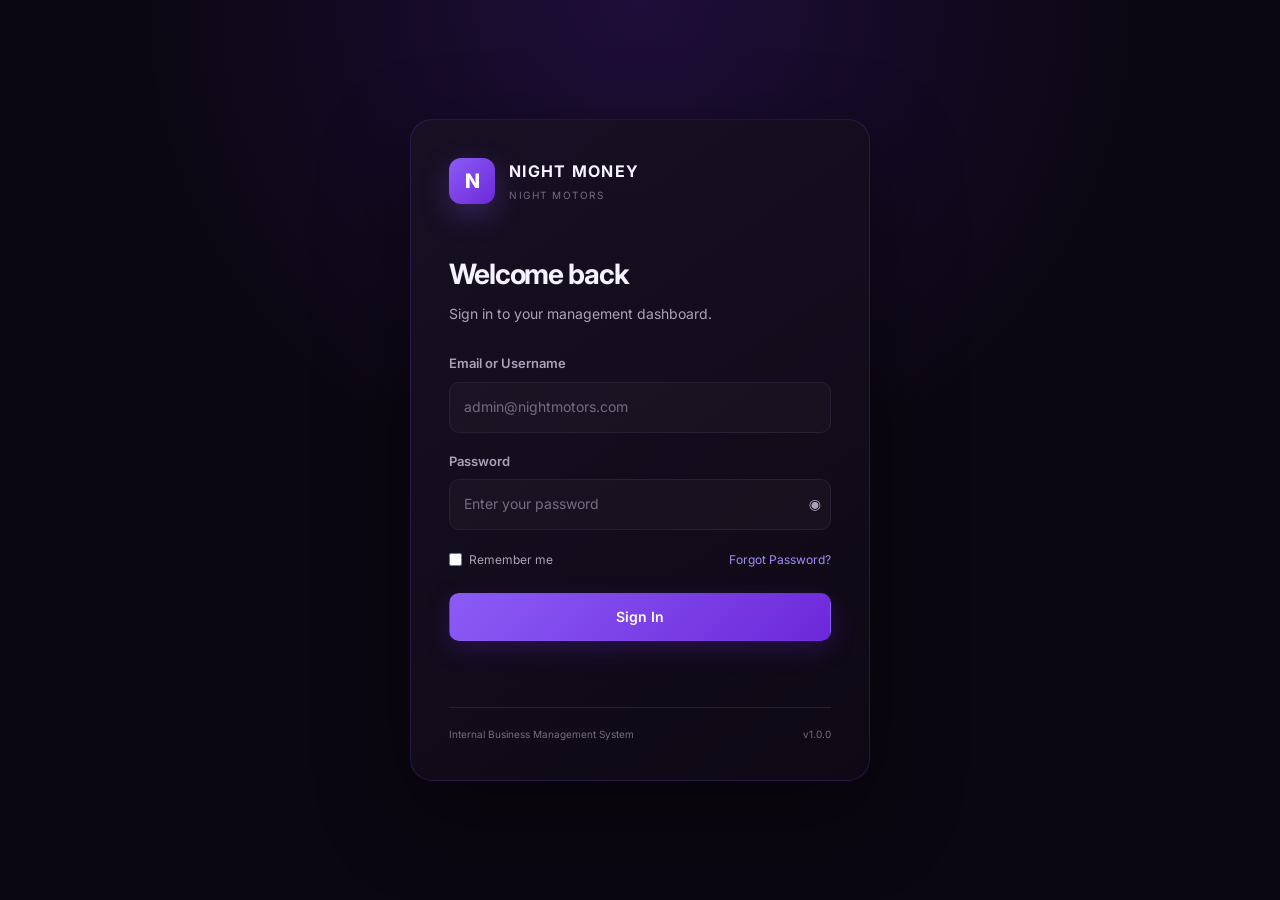
<file: Frontend/index.html>
<!DOCTYPE html>
<html lang="en" dir="ltr">
<head>
    <meta charset="UTF-8">
    <meta name="viewport" content="width=device-width, initial-scale=1.0">

    <title>Night Money — Login</title>

    <link rel="preconnect" href="https://fonts.googleapis.com">
    <link rel="preconnect" href="https://fonts.gstatic.com" crossorigin>
    <link href="https://fonts.googleapis.com/css2?family=Inter:wght@400;500;600;700;800&display=swap" rel="stylesheet">

    <link rel="stylesheet" href="css/style.css">
</head>

<body class="login-page">

    <main class="login-container">

        <section class="login-card">

            <div class="login-brand">
                <div class="brand-mark">N</div>

                <div>
                    <h1>NIGHT MONEY</h1>
                    <span>NIGHT MOTORS</span>
                </div>
            </div>

            <div class="login-heading">
                <h2>Welcome back</h2>
                <p>Sign in to your management dashboard.</p>
            </div>

            <form id="loginForm">

                <div class="form-group">
                    <label for="username">Email or Username</label>

                    <input
                        type="text"
                        id="username"
                        placeholder="admin@nightmotors.com"
                        autocomplete="username"
                        required
                    >
                </div>

                <div class="form-group">
                    <label for="password">Password</label>

                    <div class="password-field">
                        <input
                            type="password"
                            id="password"
                            placeholder="Enter your password"
                            autocomplete="current-password"
                            required
                        >

                        <button
                            type="button"
                            class="password-toggle"
                            id="passwordToggle"
                            aria-label="Show password"
                        >
                            ◉
                        </button>
                    </div>
                </div>

                <div class="login-options">

                    <label class="checkbox-label">
                        <input type="checkbox" id="rememberMe">
                        <span>Remember me</span>
                    </label>

                    <a href="#" onclick="return false;">
                        Forgot Password?
                    </a>

                </div>

                <button class="btn btn-primary login-btn" type="submit">
                    Sign In
                </button>

                <p id="loginError" class="form-error"></p>

            </form>

            <div class="login-footer">
                <span>Internal Business Management System</span>
                <span>v1.0.0</span>
            </div>

        </section>

    </main>

    <script>
        const loginForm = document.getElementById("loginForm");
        const password = document.getElementById("password");
        const passwordToggle = document.getElementById("passwordToggle");
        const loginError = document.getElementById("loginError");

        passwordToggle.addEventListener("click", () => {
            const isPassword = password.type === "password";

            password.type = isPassword ? "text" : "password";
            passwordToggle.textContent = isPassword ? "◉" : "○";
        });

        loginForm.addEventListener("submit", (event) => {
            event.preventDefault();

            const username = document.getElementById("username").value.trim();
            const passwordValue = password.value.trim();
            const rememberMe = document.getElementById("rememberMe").checked;

            if (!username || !passwordValue) {
                loginError.textContent = "Please enter your username and password.";
                return;
            }

            const user = {
                name: "Alex Morgan",
                username: username,
                role: "Financial Manager"
            };

            localStorage.setItem("nightMoneyAuth", "true");
            localStorage.setItem("nightMoneyUser", JSON.stringify(user));

            if (rememberMe) {
                localStorage.setItem("nightMoneyRemember", "true");
            }

            window.location.href = "dashboard.html";
        });
    </script>

</body>
</html>
</file>
<file: Frontend/css/style.css>
:root {

    --bg-primary: #0B0712;
    --bg-secondary: #120B1C;
    --bg-card: #181024;
    --bg-card-hover: #211532;

    --purple-primary: #8B5CF6;
    --purple-secondary: #6D28D9;
    --purple-light: #A78BFA;

    --text-primary: #F5F3FF;
    --text-secondary: #A9A3B8;
    --text-muted: #746D82;

    --border: #2A2035;
    --border-light: #382C46;

    --success: #22C55E;
    --danger: #EF4444;
    --warning: #F59E0B;

    --radius-sm: 8px;
    --radius-md: 12px;
    --radius-lg: 16px;

    --sidebar-width: 260px;
    --topbar-height: 74px;

    --shadow:
        0 12px 40px rgba(0, 0, 0, 0.25);

    --transition:
        180ms ease;
}

:root[data-theme="light"] {

    --bg-primary: #F5F3FA;
    --bg-secondary: #FFFFFF;
    --bg-card: #FFFFFF;
    --bg-card-hover: #F5F0FF;

    --text-primary: #17111F;
    --text-secondary: #625A70;
    --text-muted: #847B91;

    --border: #E3DCEB;
    --border-light: #D8CEE4;

    --shadow:
        0 12px 35px rgba(55, 35, 75, 0.09);
}

* {
    box-sizing: border-box;
    margin: 0;
    padding: 0;
}

html {
    min-height: 100%;
    scroll-behavior: smooth;
}

body {
    min-height: 100vh;

    background:
        radial-gradient(
            circle at 85% -10%,
            rgba(139, 92, 246, 0.12),
            transparent 28%
        ),
        var(--bg-primary);

    color: var(--text-primary);

    font-family:
        "Inter",
        system-ui,
        -apple-system,
        BlinkMacSystemFont,
        "Segoe UI",
        sans-serif;

    font-size: 14px;
    line-height: 1.6;

    transition:
        background var(--transition),
        color var(--transition);
}

button,
input,
select,
textarea {
    font: inherit;
}

button {
    cursor: pointer;
}

a {
    color: inherit;
    text-decoration: none;
}

::selection {
    background: rgba(139, 92, 246, 0.35);
}

/* =========================
   LOGIN
========================= */

.login-page {
    display: grid;
    place-items: center;

    min-height: 100vh;
    padding: 24px;

    background:
        radial-gradient(
            circle at 50% 0%,
            rgba(109, 40, 217, 0.2),
            transparent 45%
        ),
        #0B0712;
}

.login-container {
    width: 100%;
    max-width: 460px;
}

.login-card {
    padding: 38px;

    border:
        1px solid rgba(139, 92, 246, 0.18);

    border-radius: 22px;

    background:
        linear-gradient(
            145deg,
            rgba(24, 16, 36, 0.98),
            rgba(14, 9, 21, 0.98)
        );

    box-shadow:
        0 30px 90px rgba(0, 0, 0, 0.45);

    backdrop-filter: blur(18px);
}

.login-brand {
    display: flex;
    align-items: center;
    gap: 14px;
    margin-bottom: 48px;
}

.brand-mark {
    display: grid;
    place-items: center;

    width: 46px;
    height: 46px;

    border-radius: 12px;

    color: white;

    font-size: 20px;
    font-weight: 800;

    background:
        linear-gradient(
            135deg,
            var(--purple-primary),
            var(--purple-secondary)
        );

    box-shadow:
        0 10px 30px rgba(139, 92, 246, 0.28);
}

.login-brand h1 {
    font-size: 16px;
    letter-spacing: 0.08em;
}

.login-brand span {
    display: block;

    margin-top: 2px;

    color: var(--text-muted);

    font-size: 10px;
    letter-spacing: 0.15em;
}

.login-heading {
    margin-bottom: 28px;
}

.login-heading h2 {
    margin-bottom: 6px;

    font-size: 28px;
    letter-spacing: -0.04em;
}

.login-heading p {
    color: var(--text-secondary);
}

.form-group {
    margin-bottom: 18px;
}

.form-group label {
    display: block;

    margin-bottom: 8px;

    color: var(--text-secondary);

    font-size: 13px;
    font-weight: 600;
}

.form-group input,
.form-group select,
.form-group textarea {
    width: 100%;

    border:
        1px solid var(--border);

    border-radius: 10px;

    padding: 13px 14px;

    outline: none;

    color: var(--text-primary);
    background: rgba(255, 255, 255, 0.025);

    transition:
        border var(--transition),
        box-shadow var(--transition),
        background var(--transition);
}

.form-group input:focus,
.form-group select:focus,
.form-group textarea:focus {
    border-color: var(--purple-primary);

    box-shadow:
        0 0 0 3px rgba(139, 92, 246, 0.13);
}

.form-group input::placeholder {
    color: var(--text-muted);
}

.password-field {
    position: relative;
}

.password-field input {
    padding-right: 48px;
}

.password-toggle {
    position: absolute;

    right: 10px;
    top: 50%;

    transform: translateY(-50%);

    border: 0;

    background: transparent;

    color: var(--text-secondary);
}

.login-options {
    display: flex;
    align-items: center;
    justify-content: space-between;

    margin: 20px 0 24px;

    font-size: 12px;
}

.login-options a {
    color: var(--purple-light);
}

.checkbox-label {
    display: flex;
    align-items: center;
    gap: 7px;

    color: var(--text-secondary);
}

.checkbox-label input {
    accent-color: var(--purple-primary);
}

.btn {
    display: inline-flex;
    align-items: center;
    justify-content: center;
    gap: 8px;

    min-height: 42px;

    border: 1px solid transparent;
    border-radius: 10px;

    padding: 0 16px;

    color: white;

    font-weight: 600;

    transition:
        transform var(--transition),
        background var(--transition),
        border var(--transition);
}

.btn:hover {
    transform: translateY(-1px);
}

.btn-primary {
    background:
        linear-gradient(
            135deg,
            var(--purple-primary),
            var(--purple-secondary)
        );

    box-shadow:
        0 8px 24px rgba(109, 40, 217, 0.25);
}

.login-btn {
    width: 100%;
    height: 48px;
}

.form-error {
    min-height: 22px;

    margin-top: 12px;

    color: var(--danger);

    font-size: 12px;
}

.login-footer {
    display: flex;
    justify-content: space-between;

    margin-top: 32px;
    padding-top: 18px;

    border-top: 1px solid var(--border);

    color: var(--text-muted);

    font-size: 10px;
}

/* =========================
   APP LAYOUT
========================= */

.app-layout {
    display: flex;

    min-height: 100vh;
}

.sidebar {
    position: fixed;

    inset:
        0 auto 0 0;

    z-index: 50;

    display: flex;
    flex-direction: column;

    width: var(--sidebar-width);

    border-right:
        1px solid var(--border);

    background:
        linear-gradient(
            180deg,
            var(--bg-secondary),
            var(--bg-primary)
        );
}

[dir="rtl"] .sidebar {
    inset:
        0 0 0 auto;

    border-right: 0;
    border-left: 1px solid var(--border);
}

.sidebar-brand {
    display: flex;
    align-items: center;
    gap: 12px;

    height: var(--topbar-height);

    padding: 0 20px;

    border-bottom:
        1px solid var(--border);
}

.sidebar-brand-text {
    display: flex;
    flex-direction: column;
}

.sidebar-brand-text strong {
    font-size: 13px;
    letter-spacing: 0.06em;
}

.sidebar-brand-text span {
    color: var(--text-muted);

    font-size: 9px;
    letter-spacing: 0.12em;
}

.sidebar-brand .brand-mark {
    width: 38px;
    height: 38px;

    border-radius: 10px;

    font-size: 16px;
}

.sidebar-close {
    display: none;

    margin-left: auto;

    border: 0;

    background: transparent;

    color: var(--text-secondary);

    font-size: 22px;
}

.sidebar-nav {
    flex: 1;

    padding: 20px 12px;

    overflow-y: auto;
}

.nav-section {
    display: flex;
    flex-direction: column;
    gap: 5px;
}

.nav-divider {
    height: 1px;

    margin: 18px 8px;

    background: var(--border);
}

.nav-item {
    display: flex;
    align-items: center;
    gap: 13px;

    min-height: 44px;

    padding: 0 13px;

    border: 1px solid transparent;
    border-radius: 10px;

    color: var(--text-secondary);

    font-size: 13px;
    font-weight: 500;

    transition:
        background var(--transition),
        color var(--transition),
        border var(--transition);
}

.nav-item:hover {
    color: var(--text-primary);
    background: var(--bg-card);
}

.nav-item.active {
    color: white;

    border-color:
        rgba(139, 92, 246, 0.22);

    background:
        linear-gradient(
            90deg,
            rgba(139, 92, 246, 0.19),
            rgba(109, 40, 217, 0.07)
        );
}

.nav-icon {
    display: grid;
    place-items: center;

    width: 23px;

    color: currentColor;

    font-size: 17px;
}

.nav-item.active .nav-icon {
    color: var(--purple-light);
}

.sidebar-footer {
    padding: 16px;

    border-top:
        1px solid var(--border);
}

.system-status {
    display: flex;
    align-items: center;
    gap: 10px;

    padding: 12px;

    border:
        1px solid var(--border);

    border-radius: 10px;

    background: rgba(255, 255, 255, 0.015);
}

.status-dot {
    width: 8px;
    height: 8px;

    border-radius: 50%;

    background: var(--success);

    box-shadow:
        0 0 12px rgba(34, 197, 94, 0.6);
}

.system-status strong {
    display: block;

    font-size: 11px;
}

.system-status small {
    display: block;

    color: var(--text-muted);

    font-size: 9px;
}

/* =========================
   MAIN
========================= */

.main-area {
    width: calc(100% - var(--sidebar-width));

    margin-left: var(--sidebar-width);

    min-width: 0;
}

[dir="rtl"] .main-area {
    margin-left: 0;
    margin-right: var(--sidebar-width);
}

.topbar {
    position: sticky;
    top: 0;

    z-index: 30;

    display: flex;
    align-items: center;
    justify-content: space-between;

    min-height: var(--topbar-height);

    padding: 0 28px;

    border-bottom:
        1px solid var(--border);

    background:
        color-mix(
            in srgb,
            var(--bg-primary) 90%,
            transparent
        );

    backdrop-filter: blur(18px);
}

.topbar-left,
.topbar-actions {
    display: flex;
    align-items: center;
}

.topbar-actions {
    gap: 14px;
}

.page-context {
    display: flex;
    flex-direction: column;
}

.page-context span {
    color: var(--text-muted);

    font-size: 9px;
    letter-spacing: 0.15em;
}

.page-context strong {
    font-size: 14px;
}

.mobile-menu {
    display: none;

    margin-right: 14px;

    border: 0;

    color: var(--text-primary);
    background: transparent;

    font-size: 21px;
}

.language-switcher {
    display: flex;
    align-items: center;
    gap: 5px;

    color: var(--text-muted);

    font-size: 11px;
}

.language-switcher button {
    border: 0;

    color: var(--text-muted);
    background: transparent;

    font-size: 11px;
    font-weight: 700;
}

.language-switcher button.active {
    color: var(--purple-light);
}

.theme-toggle,
.icon-button {
    display: grid;
    place-items: center;

    width: 36px;
    height: 36px;

    border:
        1px solid var(--border);

    border-radius: 9px;

    color: var(--text-secondary);
    background: var(--bg-card);

    transition:
        background var(--transition),
        color var(--transition);
}

.theme-toggle:hover,
.icon-button:hover {
    color: var(--text-primary);
    background: var(--bg-card-hover);
}

.account-menu-wrapper {
    position: relative;
}

.account-button {
    display: flex;
    align-items: center;
    gap: 9px;

    border: 0;

    color: var(--text-primary);
    background: transparent;
}

.avatar {
    display: grid;
    place-items: center;

    width: 35px;
    height: 35px;

    border-radius: 10px;

    color: white;

    font-weight: 700;

    background:
        linear-gradient(
            135deg,
            var(--purple-primary),
            var(--purple-secondary)
        );
}

.account-info {
    display: flex;
    flex-direction: column;

    text-align: left;
}

[dir="rtl"] .account-info {
    text-align: right;
}

.account-info strong {
    font-size: 11px;
}

.account-info small {
    color: var(--text-muted);

    font-size: 9px;
}

.account-arrow {
    color: var(--text-muted);

    font-size: 11px;
}

.account-dropdown {
    position: absolute;

    top: calc(100% + 10px);
    right: 0;

    display: none;

    width: 190px;

    padding: 7px;

    border:
        1px solid var(--border);

    border-radius: 12px;

    background: var(--bg-card);

    box-shadow: var(--shadow);
}

[dir="rtl"] .account-dropdown {
    right: auto;
    left: 0;
}

.account-dropdown.show {
    display: block;
}

.account-dropdown a,
.account-dropdown button {
    display: block;

    width: 100%;

    padding: 9px 10px;

    border: 0;
    border-radius: 7px;

    color: var(--text-secondary);
    background: transparent;

    text-align: left;

    font-size: 12px;
}

[dir="rtl"] .account-dropdown a,
[dir="rtl"] .account-dropdown button {
    text-align: right;
}

.account-dropdown a:hover,
.account-dropdown button:hover {
    color: var(--text-primary);
    background: var(--bg-card-hover);
}

.account-dropdown div {
    height: 1px;

    margin: 6px 0;

    background: var(--border);
}

.account-dropdown button {
    color: var(--danger);
}

.content-area {
    padding: 30px;
}

.page-heading {
    display: flex;
    justify-content: space-between;

    margin-bottom: 26px;
}

.eyebrow {
    color: var(--purple-light);

    font-size: 9px;
    font-weight: 700;

    letter-spacing: 0.15em;
}

.page-heading h1 {
    margin-top: 3px;

    font-size: 27px;
    line-height: 1.2;

    letter-spacing: -0.04em;
}

.page-heading p {
    margin-top: 6px;

    color: var(--text-secondary);

    font-size: 12px;
}

/* =========================
   STAT CARDS
========================= */

.stats-grid {
    display: grid;

    grid-template-columns:
        repeat(4, minmax(0, 1fr));

    gap: 15px;

    margin-bottom: 20px;
}

.stat-card {
    min-width: 0;

    padding: 18px;

    border:
        1px solid var(--border);

    border-radius: var(--radius-lg);

    background:
        linear-gradient(
            145deg,
            var(--bg-card),
            rgba(24, 16, 36, 0.82)
        );

    box-shadow:
        0 8px 30px rgba(0, 0, 0, 0.1);

    transition:
        transform var(--transition),
        border var(--transition);
}

.stat-card:hover {
    transform: translateY(-2px);

    border-color:
        rgba(139, 92, 246, 0.3);
}

.stat-card-top {
    display: flex;
    align-items: center;
    justify-content: space-between;

    margin-bottom: 22px;
}

.stat-icon {
    display: grid;
    place-items: center;

    width: 38px;
    height: 38px;

    border-radius: 10px;

    font-size: 17px;
}

.stat-icon.purple {
    color: var(--purple-light);
    background: rgba(139, 92, 246, 0.12);
}

.stat-icon.green {
    color: var(--success);
    background: rgba(34, 197, 94, 0.1);
}

.stat-icon.red {
    color: var(--danger);
    background: rgba(239, 68, 68, 0.1);
}

.stat-icon.orange {
    color: var(--warning);
    background: rgba(245, 158, 11, 0.1);
}

.stat-change {
    padding: 4px 7px;

    border-radius: 6px;

    font-size: 10px;
    font-weight: 700;
}

.stat-change.positive {
    color: var(--success);
    background: rgba(34, 197, 94, 0.09);
}

.stat-change.negative {
    color: var(--danger);
    background: rgba(239, 68, 68, 0.09);
}

.stat-label {
    display: block;

    margin-bottom: 5px;

    color: var(--text-secondary);

    font-size: 11px;
}

.stat-value {
    display: block;

    overflow: hidden;

    font-size: 21px;
    line-height: 1.25;

    letter-spacing: -0.04em;

    text-overflow: ellipsis;
    white-space: nowrap;
}

/* =========================
   DASHBOARD GRID
========================= */

.dashboard-grid {
    display: grid;

    grid-template-columns:
        minmax(0, 2fr)
        minmax(300px, 1fr);

    gap: 20px;

    margin-bottom: 20px;
}

.dashboard-grid.equal {
    grid-template-columns:
        repeat(2, minmax(0, 1fr));
}

.card {
    min-width: 0;

    border:
        1px solid var(--border);

    border-radius: var(--radius-lg);

    background: var(--bg-card);

    overflow: hidden;
}

.card-header {
    display: flex;
    align-items: center;
    justify-content: space-between;

    padding: 17px 18px;

    border-bottom:
        1px solid var(--border);
}

.card-header h3 {
    font-size: 13px;
}

.card-header p {
    margin-top: 2px;

    color: var(--text-muted);

    font-size: 10px;
}

.card-body {
    padding: 18px;
}

.chart-container {
    position: relative;

    height: 290px;
}

.chart-container.small {
    height: 230px;
}

.range-buttons {
    display: flex;
    gap: 4px;
}

.range-buttons button {
    padding: 5px 8px;

    border: 1px solid transparent;
    border-radius: 6px;

    color: var(--text-muted);
    background: transparent;

    font-size: 10px;
}

.range-buttons button.active {
    color: var(--purple-light);

    border-color:
        rgba(139, 92, 246, 0.2);

    background:
        rgba(139, 92, 246, 0.08);
}

/* =========================
   TABLES
========================= */

.table-card {
    border:
        1px solid var(--border);

    border-radius: var(--radius-lg);

    background: var(--bg-card);

    overflow: hidden;
}

.table-toolbar {
    display: flex;
    align-items: center;
    justify-content: space-between;
    gap: 12px;

    padding: 15px 18px;

    border-bottom:
        1px solid var(--border);
}

.toolbar-actions {
    display: flex;
    align-items: center;
    gap: 8px;
}

.search-input {
    width: 230px;

    min-height: 38px;

    padding: 0 11px;

    border:
        1px solid var(--border);

    border-radius: 8px;

    outline: none;

    color: var(--text-primary);
    background: var(--bg-primary);

    font-size: 11px;
}

.search-input:focus {
    border-color: var(--purple-primary);
}

.table-wrapper {
    width: 100%;

    overflow-x: auto;
}

table {
    width: 100%;

    border-collapse: collapse;

    min-width: 720px;
}

thead {
    background:
        rgba(255, 255, 255, 0.015);
}

th {
    padding: 12px 18px;

    color: var(--text-muted);

    font-size: 9px;
    font-weight: 700;

    text-align: left;

    text-transform: uppercase;
    letter-spacing: 0.06em;

    white-space: nowrap;
}

[dir="rtl"] th {
    text-align: right;
}

td {
    padding: 14px 18px;

    border-top:
        1px solid var(--border);

    color: var(--text-secondary);

    font-size: 11px;

    white-space: nowrap;
}

td strong {
    color: var(--text-primary);
}

tbody tr {
    transition:
        background var(--transition);
}

tbody tr:hover {
    background: var(--bg-card-hover);
}

.amount-income {
    color: var(--success);
    font-weight: 700;
}

.amount-expense {
    color: var(--danger);
    font-weight: 700;
}

.status-badge {
    display: inline-flex;
    align-items: center;

    min-height: 23px;

    padding: 0 8px;

    border-radius: 20px;

    font-size: 9px;
    font-weight: 700;
}

.status-badge.success {
    color: var(--success);
    background: rgba(34, 197, 94, 0.09);
}

.status-badge.danger {
    color: var(--danger);
    background: rgba(239, 68, 68, 0.09);
}

.status-badge.warning {
    color: var(--warning);
    background: rgba(245, 158, 11, 0.1);
}

.status-badge.neutral {
    color: var(--text-secondary);
    background: rgba(255, 255, 255, 0.06);
}

.table-action {
    border: 0;

    color: var(--purple-light);
    background: transparent;

    font-size: 11px;
    font-weight: 600;
}

/* =========================
   QUICK ACTIONS
========================= */

.quick-actions {
    display: grid;

    grid-template-columns:
        repeat(4, minmax(0, 1fr));

    gap: 10px;
}

.quick-action {
    display: flex;
    align-items: center;
    gap: 10px;

    min-height: 58px;

    padding: 10px 12px;

    border:
        1px solid var(--border);

    border-radius: 10px;

    color: var(--text-primary);
    background: var(--bg-card);

    transition:
        border var(--transition),
        transform var(--transition);
}

.quick-action:hover {
    transform: translateY(-2px);

    border-color:
        rgba(139, 92, 246, 0.35);
}

.quick-action-icon {
    display: grid;
    place-items: center;

    width: 32px;
    height: 32px;

    border-radius: 8px;

    color: var(--purple-light);
    background: rgba(139, 92, 246, 0.1);
}

.quick-action span:last-child {
    font-size: 10px;
    font-weight: 600;
}

/* =========================
   INVENTORY
========================= */

.inventory-list {
    display: flex;
    flex-direction: column;
    gap: 12px;
}

.inventory-row {
    display: flex;
    align-items: center;
    justify-content: space-between;

    gap: 12px;
}

.product-info {
    display: flex;
    align-items: center;
    gap: 10px;

    min-width: 0;
}

.product-avatar {
    display: grid;
    place-items: center;

    flex: 0 0 auto;

    width: 34px;
    height: 34px;

    border-radius: 9px;

    color: var(--purple-light);
    background: rgba(139, 92, 246, 0.1);
}

.product-info strong {
    display: block;

    max-width: 180px;

    overflow: hidden;

    font-size: 11px;

    text-overflow: ellipsis;
    white-space: nowrap;
}

.product-info small {
    color: var(--text-muted);

    font-size: 9px;
}

.stock-value {
    text-align: right;
}

[dir="rtl"] .stock-value {
    text-align: left;
}

.stock-value strong {
    display: block;

    font-size: 11px;
}

.stock-value small {
    color: var(--text-muted);

    font-size: 9px;
}

/* =========================
   FORMS
========================= */

.form-grid {
    display: grid;

    grid-template-columns:
        repeat(2, minmax(0, 1fr));

    gap: 16px;
}

.form-grid .full {
    grid-column: 1 / -1;
}

.form-actions {
    display: flex;
    justify-content: flex-end;
    gap: 8px;

    padding-top: 10px;
}

.btn-secondary {
    color: var(--text-primary);

    border-color: var(--border);

    background: var(--bg-card);
}

.btn-danger {
    color: white;

    background: var(--danger);
}

/* =========================
   SETTINGS
========================= */

.settings-layout {
    display: grid;

    grid-template-columns: 220px minmax(0, 1fr);

    gap: 20px;
}

.settings-nav {
    display: flex;
    flex-direction: column;
    gap: 5px;

    padding: 10px;

    border:
        1px solid var(--border);

    border-radius: var(--radius-lg);

    background: var(--bg-card);

    height: max-content;
}

.settings-nav button {
    padding: 10px 12px;

    border: 0;
    border-radius: 8px;

    color: var(--text-secondary);
    background: transparent;

    text-align: left;

    font-size: 11px;
}

[dir="rtl"] .settings-nav button {
    text-align: right;
}

.settings-nav button.active {
    color: var(--purple-light);
    background: rgba(139, 92, 246, 0.1);
}

.settings-section {
    padding: 22px;

    border:
        1px solid var(--border);

    border-radius: var(--radius-lg);

    background: var(--bg-card);
}

.settings-section + .settings-section {
    margin-top: 15px;
}

.settings-section h3 {
    margin-bottom: 5px;

    font-size: 14px;
}

.settings-section > p {
    margin-bottom: 20px;

    color: var(--text-muted);

    font-size: 11px;
}

.setting-row {
    display: flex;
    align-items: center;
    justify-content: space-between;

    gap: 20px;

    padding: 15px 0;

    border-top:
        1px solid var(--border);
}

.setting-row:first-child {
    border-top: 0;
}

.setting-label strong {
    display: block;

    font-size: 11px;
}

.setting-label span {
    color: var(--text-muted);

    font-size: 10px;
}

.switch {
    position: relative;

    width: 42px;
    height: 23px;
}

.switch input {
    opacity: 0;
    width: 0;
    height: 0;
}

.slider {
    position: absolute;

    inset: 0;

    border-radius: 30px;

    background: var(--border);

    cursor: pointer;

    transition: background var(--transition);
}

.slider::before {
    content: "";

    position: absolute;

    width: 17px;
    height: 17px;

    left: 3px;
    top: 3px;

    border-radius: 50%;

    background: white;

    transition: transform var(--transition);
}

.switch input:checked + .slider {
    background: var(--purple-primary);
}

.switch input:checked + .slider::before {
    transform: translateX(19px);
}

/* =========================
   MODAL
========================= */

.modal-overlay {
    position: fixed;

    inset: 0;

    z-index: 100;

    display: grid;
    place-items: center;

    padding: 20px;

    background: rgba(5, 3, 9, 0.72);

    backdrop-filter: blur(7px);
}

.modal {
    width: min(620px, 100%);
    max-height: 90vh;

    overflow: auto;

    border:
        1px solid var(--border);

    border-radius: 18px;

    background: var(--bg-card);

    box-shadow:
        0 30px 100px rgba(0, 0, 0, 0.45);
}

.modal-header {
    display: flex;
    align-items: center;
    justify-content: space-between;

    padding: 18px;

    border-bottom:
        1px solid var(--border);
}

.modal-header h3 {
    font-size: 15px;
}

.modal-body {
    padding: 20px;
}

/* =========================
   TOAST
========================= */

.toast {
    position: fixed;

    right: 22px;
    bottom: 22px;

    z-index: 200;

    min-width: 230px;

    padding: 13px 15px;

    border:
        1px solid var(--border);

    border-radius: 10px;

    color: var(--text-primary);
    background: var(--bg-card);

    box-shadow: var(--shadow);

    transform:
        translateY(15px);

    opacity: 0;

    transition:
        opacity 180ms ease,
        transform 180ms ease;
}

[dir="rtl"] .toast {
    right: auto;
    left: 22px;
}

.toast.show {
    opacity: 1;

    transform:
        translateY(0);
}

.toast-success {
    border-color:
        rgba(34, 197, 94, 0.25);
}

.toast-error {
    border-color:
        rgba(239, 68, 68, 0.25);
}

/* =========================
   REPORTS
========================= */

.report-controls {
    display: flex;
    align-items: center;
    justify-content: space-between;

    gap: 15px;

    margin-bottom: 20px;
}

.period-selector {
    display: flex;
    gap: 5px;

    padding: 4px;

    border:
        1px solid var(--border);

    border-radius: 10px;

    background: var(--bg-card);
}

.period-selector button {
    padding: 7px 10px;

    border: 0;
    border-radius: 7px;

    color: var(--text-muted);
    background: transparent;

    font-size: 10px;
}

.period-selector button.active {
    color: white;

    background:
        var(--purple-secondary);
}

.report-grid {
    display: grid;

    grid-template-columns:
        repeat(2, minmax(0, 1fr));

    gap: 20px;

    margin-bottom: 20px;
}

/* =========================
   EMPTY
========================= */

.empty-state {
    padding: 40px 20px;

    color: var(--text-muted);

    text-align: center;

    font-size: 12px;
}

/* =========================
   RTL
========================= */

[dir="rtl"] body {
    font-family:
        "Inter",
        "Segoe UI",
        Tahoma,
        Arial,
        sans-serif;
}

[dir="rtl"] .page-heading,
[dir="rtl"] .card-header {
    text-align: right;
}

[dir="rtl"] .table-toolbar {
    flex-direction: row-reverse;
}
</file>
<file: Frontend/css/responsive.css>
@media (max-width: 1200px) {

    .stats-grid {
        grid-template-columns:
            repeat(2, minmax(0, 1fr));
    }

    .dashboard-grid {
        grid-template-columns:
            1fr;
    }

    .quick-actions {
        grid-template-columns:
            repeat(2, minmax(0, 1fr));
    }
}

@media (max-width: 900px) {

    :root {
        --sidebar-width: 250px;
    }

    .sidebar {
        transform:
            translateX(-105%);

        transition:
            transform 220ms ease;
    }

    [dir="rtl"] .sidebar {
        transform:
            translateX(105%);
    }

    .sidebar.open {
        transform:
            translateX(0);
    }

    .sidebar-close {
        display: block;
    }

    .sidebar-overlay {
        position: fixed;

        inset: 0;

        z-index: 40;

        background: rgba(0, 0, 0, 0.55);

        opacity: 0;
        visibility: hidden;

        transition:
            opacity 200ms ease;
    }

    .sidebar-overlay.show {
        opacity: 1;
        visibility: visible;
    }

    .main-area,
    [dir="rtl"] .main-area {
        width: 100%;
        margin: 0;
    }

    .mobile-menu {
        display: block;
    }

    .settings-layout {
        grid-template-columns: 1fr;
    }

    .settings-nav {
        flex-direction: row;

        overflow-x: auto;
    }

    .settings-nav button {
        white-space: nowrap;
    }
}

@media (max-width: 680px) {

    .content-area {
        padding: 20px 14px;
    }

    .topbar {
        padding: 0 14px;
    }

    .account-info,
    .account-arrow {
        display: none;
    }

    .stats-grid {
        grid-template-columns:
            1fr;
    }

    .dashboard-grid.equal,
    .report-grid {
        grid-template-columns:
            1fr;
    }

    .quick-actions {
        grid-template-columns:
            1fr 1fr;
    }

    .table-toolbar {
        align-items: stretch;
        flex-direction: column;
    }

    .toolbar-actions {
        width: 100%;
    }

    .search-input {
        width: 100%;
    }

    .form-grid {
        grid-template-columns:
            1fr;
    }

    .form-grid .full {
        grid-column: auto;
    }

    .page-heading h1 {
        font-size: 23px;
    }

    .chart-container {
        height: 240px;
    }

    .chart-container.small {
        height: 210px;
    }

    .report-controls {
        align-items: stretch;
        flex-direction: column;
    }

    .period-selector {
        overflow-x: auto;
    }

    .period-selector button {
        white-space: nowrap;
    }
}

@media (max-width: 450px) {

    .login-card {
        padding: 26px 20px;
    }

    .quick-actions {
        grid-template-columns:
            1fr;
    }

    .language-switcher {
        display: none;
    }
}
</file>
